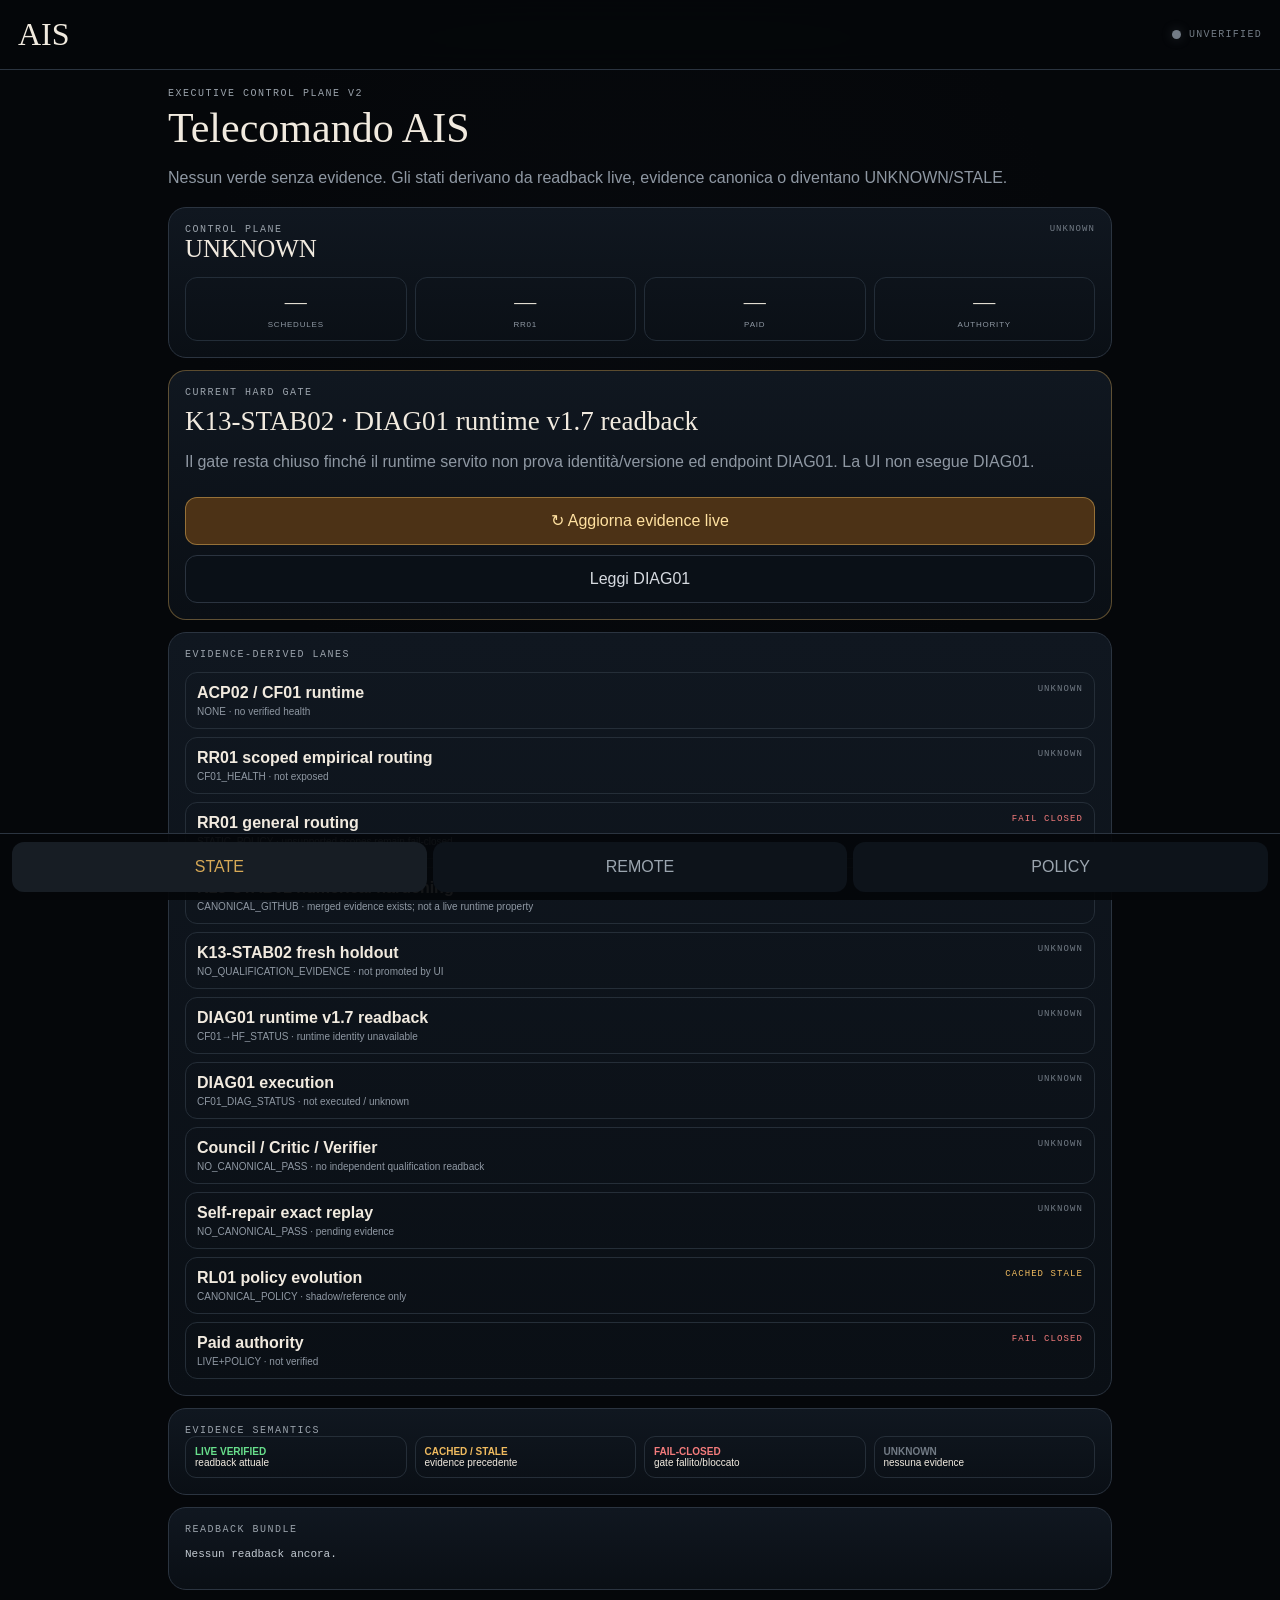
<file: control.html>
<!doctype html>
<html lang="it">
<head>
<meta charset="utf-8">
<meta name="viewport" content="width=device-width,initial-scale=1,viewport-fit=cover,user-scalable=no">
<meta name="theme-color" content="#05070a">
<meta name="apple-mobile-web-app-capable" content="yes">
<meta name="apple-mobile-web-app-status-bar-style" content="black-translucent">
<meta name="apple-mobile-web-app-title" content="AIS Control">
<link rel="manifest" href="./control-manifest.webmanifest">
<title>AIS — Executive Control Plane V2</title>
<style>
:root{--bg:#05070a;--panel:#0b1118;--line:#2b3440;--ivory:#f1eadf;--muted:#8f98a3;--gold:#d7a956;--green:#68df8c;--amber:#f0bb5f;--red:#f47c7c;--blue:#7bb9f6;--gray:#727b85;--safe:env(safe-area-inset-bottom,0px);--mono:ui-monospace,SFMono-Regular,Menlo,monospace;--serif:Georgia,"Times New Roman",serif;--sans:-apple-system,BlinkMacSystemFont,"Segoe UI",Inter,sans-serif}
*{box-sizing:border-box}body{margin:0;background:radial-gradient(circle at 50% 20%,#1b233015,transparent 30%),var(--bg);color:var(--ivory);font-family:var(--sans)}button,input{font:inherit}.app{min-height:100dvh;padding-bottom:calc(82px + var(--safe))}.top{position:sticky;top:0;z-index:10;display:flex;justify-content:space-between;align-items:center;padding:16px 18px;background:#05070adf;border-bottom:1px solid var(--line);backdrop-filter:blur(14px)}.brand{font:32px var(--serif)}.live{display:flex;gap:8px;align-items:center;font:10px var(--mono);letter-spacing:.13em}.dot{width:9px;height:9px;border-radius:50%;background:var(--gray);box-shadow:0 0 12px #727b8555}.live.ok .dot{background:var(--green);box-shadow:0 0 12px var(--green)}.live.warn .dot{background:var(--amber);box-shadow:0 0 12px var(--amber)}.live.bad .dot{background:var(--red);box-shadow:0 0 12px var(--red)}main{max-width:980px;margin:auto;padding:18px}.hero h1{font:42px/1.02 var(--serif);margin:8px 0}.hero p{color:var(--muted);line-height:1.55}.grid{display:grid;gap:12px}.card{border:1px solid var(--line);background:linear-gradient(180deg,#101720,#0a0f15);border-radius:18px;padding:16px}.head{display:flex;justify-content:space-between;gap:12px;align-items:start}.eyebrow{font:10px var(--mono);letter-spacing:.15em;text-transform:uppercase;color:#9aa2ab}.value{font:25px var(--serif)}.badge{font:9px var(--mono);letter-spacing:.12em;text-transform:uppercase}.ok{color:var(--green)}.warn{color:var(--amber)}.bad{color:var(--red)}.idle{color:var(--gray)}.row{display:grid;grid-template-columns:repeat(4,1fr);gap:8px;margin-top:14px}.metric{border:1px solid #232d38;border-radius:12px;padding:11px;text-align:center}.metric b{display:block;font:22px var(--serif)}.metric span{display:block;margin-top:5px;color:var(--muted);font-size:8px;text-transform:uppercase;letter-spacing:.1em}.primary,.secondary{width:100%;border-radius:12px;min-height:48px;margin-top:10px}.primary{border:1px solid #d7a95688;background:#4c3216;color:#ffe1a0}.secondary{border:1px solid var(--line);background:#0a1017;color:#d6dae0}.gate{border-color:#d7a95666}.gate h2{font:27px var(--serif);margin:8px 0}.mono{font:11px/1.5 var(--mono);white-space:pre-wrap;word-break:break-word;color:#c3cbd3}.list{display:grid;gap:8px;margin-top:12px}.item{display:grid;grid-template-columns:1fr auto;gap:10px;padding:11px;border:1px solid #252e38;border-radius:12px}.item small{display:block;color:var(--muted);margin-top:4px;font-size:10px}.remote{display:grid;gap:10px}.remote input{width:100%;border:1px solid var(--line);background:#081018;color:#fff;padding:12px;border-radius:10px}.danger{border-color:#ff6f6f55}.legend{display:grid;grid-template-columns:repeat(4,1fr);gap:8px}.legend div{border:1px solid #252e38;border-radius:11px;padding:9px;font-size:10px}.bottom{position:fixed;bottom:0;left:0;right:0;padding:8px 12px calc(8px + var(--safe));background:#05070aee;border-top:1px solid var(--line);display:grid;grid-template-columns:repeat(3,1fr);gap:6px}.bottom button{border:0;background:#0d131a;color:#9ba5af;border-radius:12px;min-height:50px}.bottom button.on{color:var(--gold);background:#171d24}.page{display:none}.page.on{display:block}@media(max-width:620px){.row,.legend{grid-template-columns:repeat(2,1fr)}main{padding:14px}.hero h1{font-size:36px}}
</style>
</head>
<body>
<div class="app">
<header class="top"><div class="brand">AIS</div><div class="live idle" id="live"><i class="dot"></i><span id="liveText">UNVERIFIED</span></div></header>
<main>
<section class="page on" id="p-state">
<div class="hero"><div class="eyebrow">Executive Control Plane V2</div><h1>Telecomando AIS</h1><p>Nessun verde senza evidence. Gli stati derivano da readback live, evidence canonica o diventano UNKNOWN/STALE.</p></div>
<div class="grid">
<section class="card"><div class="head"><div><div class="eyebrow">Control Plane</div><div class="value" id="cfState">UNKNOWN</div></div><span class="badge idle" id="cfBadge">UNVERIFIED</span></div>
<div class="row"><div class="metric"><b id="sched">—</b><span>Schedules</span></div><div class="metric"><b id="rr">—</b><span>RR01</span></div><div class="metric"><b id="paid">—</b><span>Paid</span></div><div class="metric"><b id="auth">—</b><span>Authority</span></div></div></section>
<section class="card gate"><div class="eyebrow">Current hard gate</div><h2>K13-STAB02 · DIAG01 runtime v1.7 readback</h2><p style="color:var(--muted)">Il gate resta chiuso finché il runtime servito non prova identità/versione ed endpoint DIAG01. La UI non esegue DIAG01.</p>
<button class="primary" id="refresh">↻ Aggiorna evidence live</button><button class="secondary" id="diagStatus">Leggi DIAG01</button></section>
<section class="card"><div class="eyebrow">Evidence-derived lanes</div><div class="list" id="lanes"></div></section>
<section class="card"><div class="eyebrow">Evidence semantics</div><div class="legend"><div><b class="ok">LIVE VERIFIED</b><br><span>readback attuale</span></div><div><b class="warn">CACHED / STALE</b><br><span>evidence precedente</span></div><div><b class="bad">FAIL-CLOSED</b><br><span>gate fallito/bloccato</span></div><div><b class="idle">UNKNOWN</b><br><span>nessuna evidence</span></div></div></section>
<section class="card"><div class="eyebrow">Readback bundle</div><pre class="mono" id="readback">Nessun readback ancora.</pre></section>
</div></section>
<section class="page" id="p-remote"><div class="hero"><div class="eyebrow">Remote</div><h1>Control binding</h1><p>REMOTE ON significa health schema verificato + firewalls verificati + freshness accettabile. Salvare un URL non basta.</p></div>
<section class="card remote"><label class="eyebrow">CF01 Base URL</label><input id="base" value="https://ais-cf01-orchestration.angelo-segreto-xy.workers.dev"><button class="primary" id="save">Salva e verifica</button><button class="secondary" id="off">Disconnetti</button></section></section>
<section class="page" id="p-policy"><div class="hero"><div class="eyebrow">Governance</div><h1>Firewalls</h1></div><section class="card danger"><pre class="mono" id="policy">authority = expected false
truth_source = expected false
promotion_go = expected false
spend_authority = expected false
paid_execution_authorized = expected false

Valori mostrati come VERIFIED solo dopo readback coerente.</pre></section></section>
</main>
<nav class="bottom"><button class="on" data-p="state">STATE</button><button data-p="remote">REMOTE</button><button data-p="policy">POLICY</button></nav>
</div>
<script>
const KEY="ais_control_remote_v2";
const FRESH_MS=5*60*1000;
const evidence={health:null,remoteExecutor:null,diag:null,checkedAt:null};
function safeGet(k){try{return localStorage.getItem(k)}catch{return null}}
function safeSet(k,v){try{localStorage.setItem(k,v);return true}catch{return false}}
function safeDel(k){try{localStorage.removeItem(k)}catch{}}
function base(){return (safeGet(KEY)||document.getElementById("base").value).replace(/\/$/,"")}
function nowIso(){return new Date().toISOString()}
function freshness(){return evidence.checkedAt?Date.now()-evidence.checkedAt<FRESH_MS:false}
async function get(path){const ctrl=new AbortController();const timer=setTimeout(()=>ctrl.abort(),10000);const t0=performance.now();try{const r=await fetch(base()+path,{cache:"no-store",signal:ctrl.signal});const text=await r.text();let data;try{data=JSON.parse(text)}catch{data={raw:text}};return {ok:r.ok,status:r.status,latency_ms:Math.round(performance.now()-t0),data,source:"LIVE_CF01",observed_at:nowIso()}}finally{clearTimeout(timer)}}
function cls(s){return s==="LIVE_VERIFIED"?"ok":s==="CACHED_STALE"?"warn":s==="FAIL_CLOSED"?"bad":"idle"}
function label(s){return s.replaceAll("_"," ")}
function lane(name,state,source,detail){return {name,state,source,detail}}
function derive(){
 const h=evidence.health?.data||{};
 const x=evidence.remoteExecutor?.data||{};
 const d=evidence.diag?.data||{};
 const fresh=freshness();
 const healthSchema=h.schema==="AIS_CF01_HEALTH_V4"||h.control_plane_id==="CF01"||h.lane==="CF01_CLOUDFLARE_ORCHESTRATION";
 const firewalls=[h.authority,h.truth_source,h.promotion_go,h.spend_authority,h.paid_execution_authorized].every(v=>v===false);
 const liveVerified=!!(evidence.health?.ok&&healthSchema&&firewalls&&fresh);
 const runtimeVersion=x.executor_version||x.runtime_version||x.version||x.expected_executor_version||null;
 const diagRuntimePass=liveVerified&&runtimeVersion==="1.7.0";
 const lanes=[
   lane("ACP02 / CF01 runtime",liveVerified?"LIVE_VERIFIED":evidence.health?.ok?"CACHED_STALE":"UNKNOWN",evidence.health?.source||"NONE",h.system_status||h.state||"no verified health"),
   lane("RR01 scoped empirical routing",liveVerified&&String(h.rr01_rpc_smoke||h.rr01?.state||"").toUpperCase().includes("PASS")?"LIVE_VERIFIED":liveVerified?"CACHED_STALE":"UNKNOWN","CF01_HEALTH",h.rr01_rpc_smoke||h.rr01?.state||"not exposed"),
   lane("RR01 general routing","FAIL_CLOSED","STATIC_POLICY","unsupported scopes remain fail-closed"),
   lane("K13-STAB01 numerical hardening","CACHED_STALE","CANONICAL_GITHUB","merged evidence exists; not a live runtime property"),
   lane("K13-STAB02 fresh holdout","UNKNOWN","NO_QUALIFICATION_EVIDENCE","not promoted by UI"),
   lane("DIAG01 runtime v1.7 readback",diagRuntimePass?"LIVE_VERIFIED":evidence.remoteExecutor?.ok?"CACHED_STALE":"UNKNOWN","CF01→HF_STATUS",runtimeVersion?("runtime "+runtimeVersion):"runtime identity unavailable"),
   lane("DIAG01 execution",String(d.state||"").includes("COMPLET")?"CACHED_STALE":"UNKNOWN","CF01_DIAG_STATUS",d.state||"not executed / unknown"),
   lane("Council / Critic / Verifier","UNKNOWN","NO_CANONICAL_PASS","no independent qualification readback"),
   lane("Self-repair exact replay","UNKNOWN","NO_CANONICAL_PASS","pending evidence"),
   lane("RL01 policy evolution","CACHED_STALE","CANONICAL_POLICY","shadow/reference only"),
   lane("Paid authority","FAIL_CLOSED","LIVE+POLICY",firewalls?"all spend firewalls false":"not verified")
 ];
 return {liveVerified,healthSchema,firewalls,runtimeVersion,lanes,h,x,d,fresh};
}
function render(){
 const z=derive();
 live.className="live "+(z.liveVerified?"ok":evidence.health?.ok?"warn":"idle");
 liveText.textContent=z.liveVerified?"REMOTE VERIFIED":evidence.health?.ok?"REMOTE STALE/UNVERIFIED":"UNVERIFIED";
 cfState.textContent=z.h.system_status||z.h.state||"UNKNOWN";
 cfBadge.textContent=z.liveVerified?"LIVE VERIFIED":evidence.health?.ok?"UNVERIFIED":"UNKNOWN";cfBadge.className="badge "+cls(z.liveVerified?"LIVE_VERIFIED":evidence.health?.ok?"CACHED_STALE":"UNKNOWN");
 sched.textContent=z.h.schedule_count??z.h.expected_schedule_count??(Array.isArray(z.h.schedules)?z.h.schedules.length:"—");
 rr.textContent=z.h.rr01_rpc_smoke||z.h.rr01?.state||"—";
 paid.textContent=z.h.paid_execution_authorized===false?"OFF":"—";
 auth.textContent=z.h.authority===false?"OFF":"—";
 lanes.innerHTML=z.lanes.map(x=>'<div class="item"><div><b>'+x.name+'</b><small>'+x.source+' · '+x.detail+'</small></div><span class="badge '+cls(x.state)+'">'+label(x.state)+'</span></div>').join("");
 policy.textContent='authority = '+String(z.h.authority??"UNVERIFIED")+'\ntruth_source = '+String(z.h.truth_source??"UNVERIFIED")+'\npromotion_go = '+String(z.h.promotion_go??"UNVERIFIED")+'\nspend_authority = '+String(z.h.spend_authority??"UNVERIFIED")+'\npaid_execution_authorized = '+String(z.h.paid_execution_authorized??"UNVERIFIED")+'\n\nfirewall bundle verified = '+z.firewalls+'\nfreshness < 5 min = '+z.fresh;
}
async function refreshAll(){readback.textContent="Aggiornamento evidence…";try{const [h,x,d]=await Promise.allSettled([get("/health"),get("/public/hfhub/remote-executor-stab02-status-v1"),get("/public/k13/stab02-rec01-diag01-status-v1")]);evidence.health=h.status==="fulfilled"?h.value:null;evidence.remoteExecutor=x.status==="fulfilled"?x.value:null;evidence.diag=d.status==="fulfilled"?d.value:null;evidence.checkedAt=Date.now();render();readback.textContent=JSON.stringify({checked_at:nowIso(),health:evidence.health,remote_executor:evidence.remoteExecutor,diag01:evidence.diag,derived:derive()},null,2)}catch(e){evidence.checkedAt=Date.now();render();readback.textContent="FAIL-CLOSED: "+String(e)}}
async function readDiag(){try{evidence.diag=await get("/public/k13/stab02-rec01-diag01-status-v1");render();readback.textContent=JSON.stringify({diag01:evidence.diag},null,2)}catch(e){readback.textContent="DIAG01 readback failed: "+String(e)}}
refresh.onclick=refreshAll;diagStatus.onclick=readDiag;
save.onclick=()=>{safeSet(KEY,base.value.trim());refreshAll()};
off.onclick=()=>{safeDel(KEY);Object.assign(evidence,{health:null,remoteExecutor:null,diag:null,checkedAt:null});render();readback.textContent="Telecomando disconnesso localmente."};
document.querySelectorAll("[data-p]").forEach(b=>b.onclick=()=>{document.querySelectorAll("[data-p]").forEach(x=>x.classList.remove("on"));b.classList.add("on");document.querySelectorAll(".page").forEach(x=>x.classList.remove("on"));document.getElementById("p-"+b.dataset.p).classList.add("on")});
render(); if(safeGet(KEY)) refreshAll();
if("serviceWorker" in navigator&&location.protocol!=="file:"){window.addEventListener("load",()=>navigator.serviceWorker.register("./control-sw.js").catch(()=>{}))}
</script>
</body>
</html>
</file>
